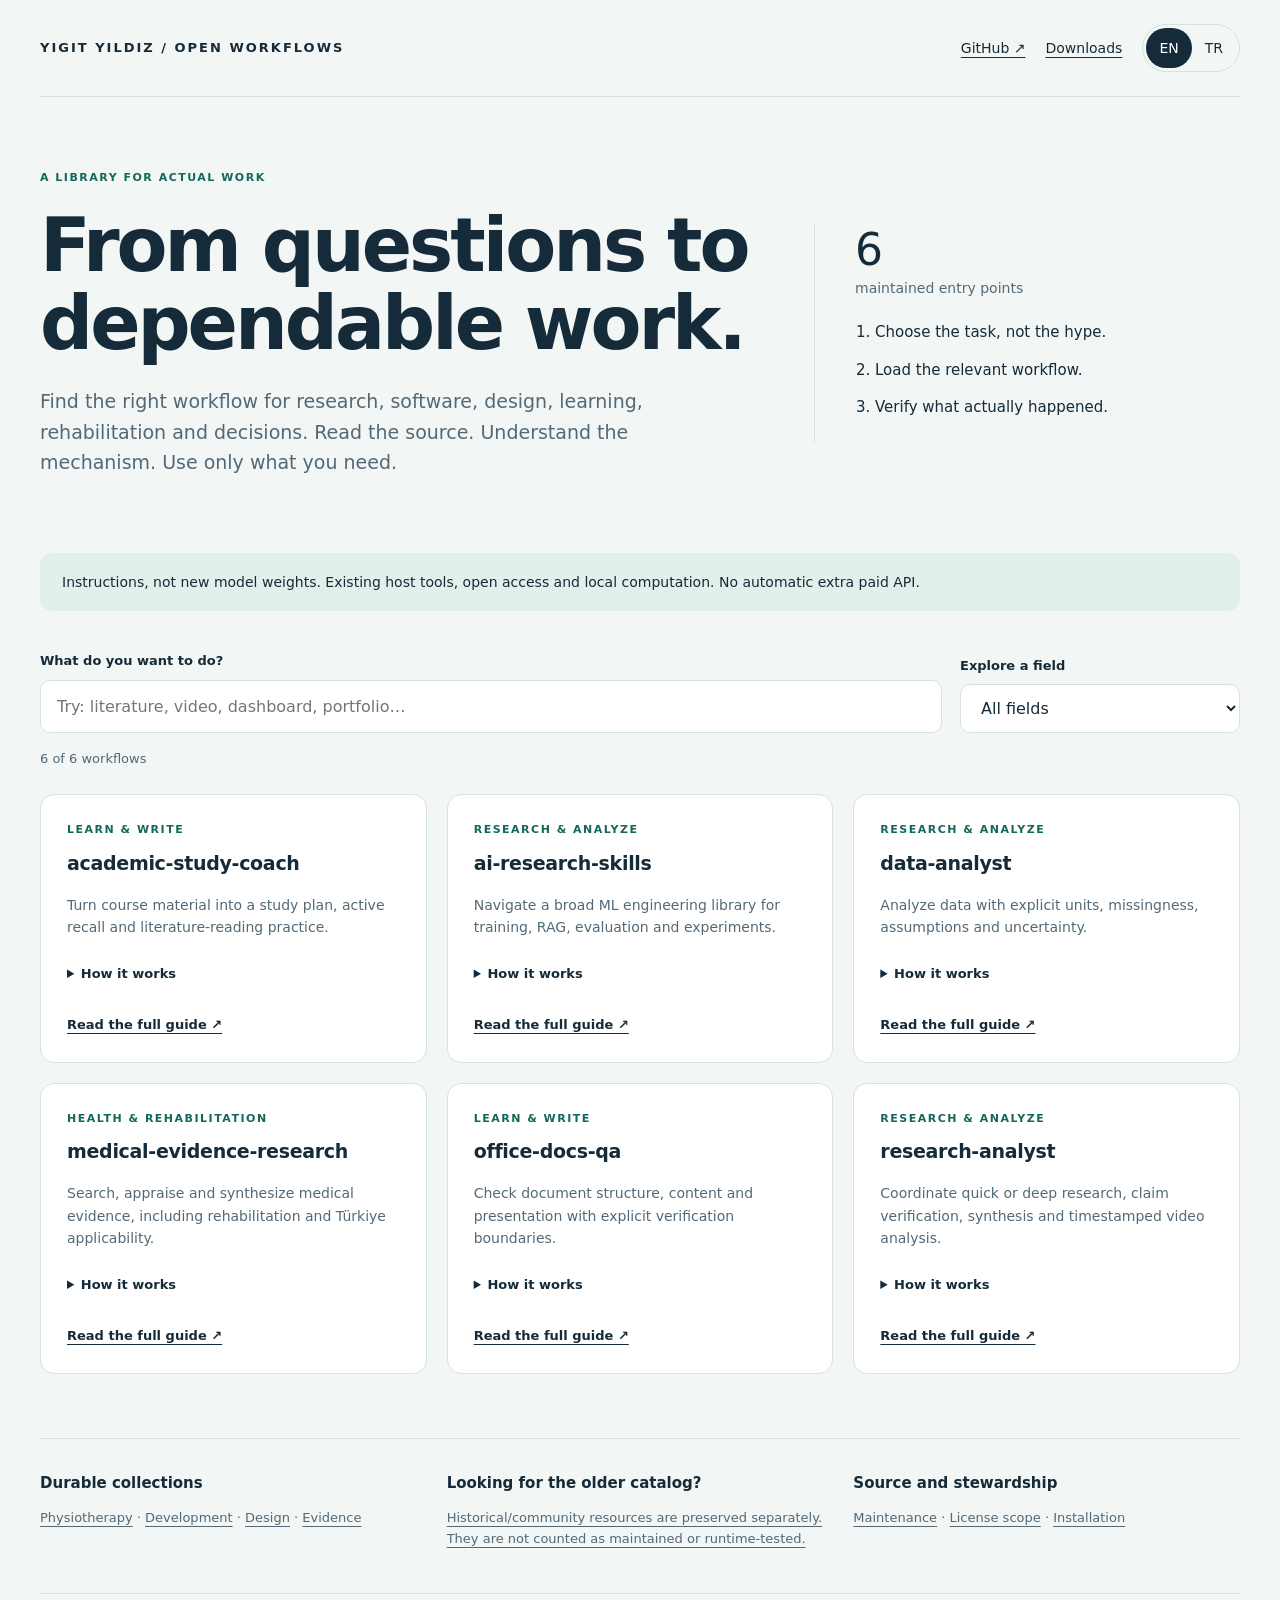
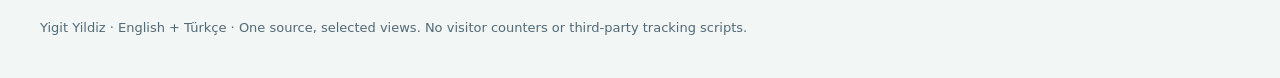
<file: docs/index.html>
<!doctype html><html lang="en"><head><meta charset="utf-8"><meta name="viewport" content="width=device-width,initial-scale=1"><meta name="color-scheme" content="light dark"><meta name="description" content="Find a maintained AI workflow by the work you need to do. Bilingual guides, source-first research and portable skills."><title>Scientific Skills — Maintained Collection · Yigit Yildiz</title><link rel="icon" type="image/svg+xml" href="favicon.svg"><style>
:root{--bg:#f2f6f4;--paper:#fff;--ink:#152b39;--muted:#526977;--line:#d6e2de;--accent:#14675b;--soft:#e2efea}*{box-sizing:border-box}body{margin:0;background:var(--bg);color:var(--ink);font:16px/1.6 system-ui,-apple-system,Segoe UI,sans-serif}a{color:inherit;text-underline-offset:4px}a:hover{color:var(--accent)}:focus-visible{outline:3px solid var(--accent);outline-offset:4px}.skip{position:absolute;top:-100px;padding:1rem;background:var(--paper)}.skip:focus{top:0}.wrap{width:min(1200px,calc(100% - 48px));margin:auto}.masthead{display:flex;justify-content:space-between;align-items:center;gap:1rem;padding:24px 0;border-bottom:1px solid var(--line)}.mark{font-size:13px;font-weight:750;letter-spacing:2px;text-decoration:none}.nav{display:flex;gap:20px;align-items:center;font-size:14px}.language{display:flex;border:1px solid var(--line);border-radius:24px;padding:3px}.language button{font:inherit;border:0;background:transparent;color:var(--ink);padding:8px 13px;border-radius:20px;min-height:40px;cursor:pointer}.language button[aria-pressed=true]{background:var(--ink);color:var(--paper)}.hero{display:grid;grid-template-columns:1.25fr .75fr;gap:64px;padding:72px 0 56px}.eyebrow{font-size:11px;letter-spacing:1.5px;text-transform:uppercase;font-weight:750;color:var(--accent)}h1{font-size:clamp(42px,5.8vw,76px);line-height:1.05;letter-spacing:-3px;max-width:850px;margin:20px 0 24px;font-weight:760}.lede{max-width:650px;font-size:19px;color:var(--muted)}.hero-side{align-self:center;border-left:1px solid var(--line);padding-left:40px}.hero-side ol{padding-left:20px;line-height:2.5;font-size:15px}.count{font-size:44px;letter-spacing:-2px;line-height:1.2}.count small{display:block;font:14px/1.6 system-ui;letter-spacing:0;color:var(--muted)}.notice{background:var(--soft);padding:18px 22px;border-radius:12px;font-size:14px;margin-bottom:40px}.toolbar{display:grid;grid-template-columns:1fr minmax(180px,280px);gap:18px;align-items:end;margin:16px 0}.field label{font-size:13px;font-weight:650;display:block;margin-bottom:8px}input,select{width:100%;font:inherit;color:var(--ink);background:var(--paper);padding:13px 16px;border:1px solid var(--line);border-radius:10px;min-height:48px}.results{font-size:13px;color:var(--muted);margin:16px 0 24px}.grid{display:grid;grid-template-columns:repeat(3,minmax(0,1fr));gap:20px}.card{padding:26px;border:1px solid var(--line);background:var(--paper);border-radius:14px;display:flex;flex-direction:column;min-width:0;transition:border-color .16s}.card:hover{border-color:var(--accent)}.card h2{font-size:19px;line-height:1.3;letter-spacing:-.3px;margin:12px 0}.card h2 a{text-decoration:none;overflow-wrap:anywhere}.card p{font-size:14px;color:var(--muted);margin:6px 0 18px}.card details{margin:auto 0 22px;font-size:13px}.card summary{cursor:pointer;font-weight:650;padding:8px 0}.card blockquote{margin:0;padding:12px;border-left:2px solid var(--accent);background:var(--soft)}.doc-link{font-size:13px;font-weight:650}.empty{padding:40px;border:1px dashed var(--line);border-radius:14px;text-align:center}.links{display:grid;grid-template-columns:repeat(3,1fr);gap:20px;margin:64px 0 30px;border-top:1px solid var(--line);padding-top:32px}.links h3{font-size:15px;margin:0 0 8px}.links p,footer{font-size:13px;color:var(--muted)}footer{padding:24px 0 40px;border-top:1px solid var(--line)}[hidden]{display:none!important}@media(prefers-color-scheme:dark){:root{--bg:#101c29;--paper:#152635;--ink:#eff8f7;--muted:#a6bac6;--line:#2b4050;--accent:#8fe0cd;--soft:#203d41}}@media(max-width:900px){.grid{grid-template-columns:repeat(2,minmax(0,1fr))}.hero{gap:30px}.hero-side{padding-left:24px}}@media(max-width:620px){.wrap{width:calc(100% - 32px)}.masthead{align-items:flex-start;flex-wrap:wrap}.nav{gap:14px;flex-wrap:wrap}.hero{grid-template-columns:1fr;padding:44px 0 30px;gap:24px}h1{letter-spacing:-1.6px}.hero-side{border-left:0;padding:20px 0 0;border-top:1px solid var(--line)}.hero-side ol{margin:10px 0}.toolbar,.grid,.links{grid-template-columns:1fr}.card{padding:22px}.links{margin-top:44px}.lede{font-size:17px}}@media(prefers-reduced-motion:reduce){*{transition:none!important}}
</style></head><body><a class="skip" href="#catalog">Skip to skills</a><div class="wrap"><header class="masthead"><a class="mark" href="https://github.com/yigityildiz0">YIGIT YILDIZ / OPEN WORKFLOWS</a><nav class="nav" aria-label="Main"><a href="https://github.com/yigityildiz0/universal-ai-skill-library">GitHub ↗</a><a href="https://github.com/yigityildiz0/universal-ai-skill-library/blob/main/DOWNLOADS.md" data-label="downloads">Downloads</a><div class="language" aria-label="Language"><button type="button" data-lang="en" aria-pressed="true">EN</button><button type="button" data-lang="tr" aria-pressed="false">TR</button></div></nav></header><main><section class="hero"><div><div class="eyebrow" data-label="eyebrow">A LIBRARY FOR ACTUAL WORK</div><h1 data-label="headline">From questions to dependable work.</h1><p class="lede" data-label="lede">Find the right workflow for research, software, design, learning, rehabilitation and decisions. Read the source. Understand the mechanism. Use only what you need.</p></div><aside class="hero-side"><div class="count">6<small data-label="maintained">maintained entry points</small></div><ol><li data-label="step1">Choose the task, not the hype.</li><li data-label="step2">Load the relevant workflow.</li><li data-label="step3">Verify what actually happened.</li></ol></aside></section><div class="notice" data-label="notice">Instructions, not new model weights. Existing host tools, open access and local computation. No automatic extra paid API.</div><section id="catalog" aria-label="Skill catalog"><div class="toolbar"><div class="field"><label for="search" data-label="searchlabel">What do you want to do?</label><input id="search" type="search" placeholder="Try: literature, video, dashboard, portfolio…" autocomplete="off"></div><div class="field"><label for="category" data-label="categorylabel">Explore a field</label><select id="category"><option value="" data-label="all">All fields</option><option value="Everyday workflows">Everyday workflows</option><option value="Learn &amp; write">Learn &amp; write</option><option value="Build software">Build software</option><option value="Research &amp; analyze">Research &amp; analyze</option><option value="Design &amp; create">Design &amp; create</option><option value="Health &amp; rehabilitation">Health &amp; rehabilitation</option><option value="Finance &amp; decisions">Finance &amp; decisions</option></select></div></div><p id="results" class="results" role="status" aria-live="polite">6 workflows available</p><div class="grid"><article class="card" data-skill="academic-study-coach"><div class="eyebrow" data-field="category">Learn &amp; write</div><h2><a data-doc href="https://github.com/yigityildiz0/universal-ai-skill-library/blob/main/docs/skills/academic-study-coach.en.md">academic-study-coach</a></h2><p data-field="purpose">Turn course material into a study plan, active recall and literature-reading practice.</p><details><summary data-label="mechanics">How it works</summary><p data-field="flow">Set the learning goal; identify gaps; give a worked example; test recall and adjust the plan.</p><blockquote data-field="prompt">Build a two-week revision plan for rehabilitation research methods.</blockquote></details><a class="doc-link" data-doc href="https://github.com/yigityildiz0/universal-ai-skill-library/blob/main/docs/skills/academic-study-coach.en.md" data-label="guide">Read the full guide ↗</a></article><article class="card" data-skill="ai-research-skills"><div class="eyebrow" data-field="category">Research &amp; analyze</div><h2><a data-doc href="https://github.com/yigityildiz0/universal-ai-skill-library/blob/main/docs/skills/ai-research-skills.en.md">ai-research-skills</a></h2><p data-field="purpose">Navigate a broad ML engineering library for training, RAG, evaluation and experiments.</p><details><summary data-label="mechanics">How it works</summary><p data-field="flow">Choose one relevant technical module; inspect compute/data limits; define baselines and held-out evaluation; report reproducibility and uncertainty.</p><blockquote data-field="prompt">Design a leakage-aware evaluation for a Turkish RAG system.</blockquote></details><a class="doc-link" data-doc href="https://github.com/yigityildiz0/universal-ai-skill-library/blob/main/docs/skills/ai-research-skills.en.md" data-label="guide">Read the full guide ↗</a></article><article class="card" data-skill="data-analyst"><div class="eyebrow" data-field="category">Research &amp; analyze</div><h2><a data-doc href="https://github.com/yigityildiz0/universal-ai-skill-library/blob/main/docs/skills/data-analyst.en.md">data-analyst</a></h2><p data-field="purpose">Analyze data with explicit units, missingness, assumptions and uncertainty.</p><details><summary data-label="mechanics">How it works</summary><p data-field="flow">Inspect schema and quality; choose an appropriate method; compute or visualize; distinguish observation from interpretation.</p><blockquote data-field="prompt">Explore this dataset and explain which conclusions its sample can support.</blockquote></details><a class="doc-link" data-doc href="https://github.com/yigityildiz0/universal-ai-skill-library/blob/main/docs/skills/data-analyst.en.md" data-label="guide">Read the full guide ↗</a></article><article class="card" data-skill="medical-evidence-research"><div class="eyebrow" data-field="category">Health &amp; rehabilitation</div><h2><a data-doc href="https://github.com/yigityildiz0/universal-ai-skill-library/blob/main/docs/skills/medical-evidence-research.en.md">medical-evidence-research</a></h2><p data-field="purpose">Search, appraise and synthesize medical evidence, including rehabilitation and Türkiye applicability.</p><details><summary data-label="mechanics">How it works</summary><p data-field="flow">Frame the question; search international and local-context sources; appraise design/bias; synthesize effects, harms, certainty and applicability.</p><blockquote data-field="prompt">Compare exercise interventions for chronic low-back pain and assess applicability in Türkiye.</blockquote></details><a class="doc-link" data-doc href="https://github.com/yigityildiz0/universal-ai-skill-library/blob/main/docs/skills/medical-evidence-research.en.md" data-label="guide">Read the full guide ↗</a></article><article class="card" data-skill="office-docs-qa"><div class="eyebrow" data-field="category">Learn &amp; write</div><h2><a data-doc href="https://github.com/yigityildiz0/universal-ai-skill-library/blob/main/docs/skills/office-docs-qa.en.md">office-docs-qa</a></h2><p data-field="purpose">Check document structure, content and presentation with explicit verification boundaries.</p><details><summary data-label="mechanics">How it works</summary><p data-field="flow">Identify format and available tooling; inspect structure/content; check rendering when possible; separate file creation from native-app verification.</p><blockquote data-field="prompt">Audit this workbook and report which checks actually ran.</blockquote></details><a class="doc-link" data-doc href="https://github.com/yigityildiz0/universal-ai-skill-library/blob/main/docs/skills/office-docs-qa.en.md" data-label="guide">Read the full guide ↗</a></article><article class="card" data-skill="research-analyst"><div class="eyebrow" data-field="category">Research &amp; analyze</div><h2><a data-doc href="https://github.com/yigityildiz0/universal-ai-skill-library/blob/main/docs/skills/research-analyst.en.md">research-analyst</a></h2><p data-field="purpose">Coordinate quick or deep research, claim verification, synthesis and timestamped video analysis.</p><details><summary data-label="mechanics">How it works</summary><p data-field="flow">Frame the decision; choose the lightest sufficient module; open original sources and counterevidence; synthesize with citations and coverage limits.</p><blockquote data-field="prompt">Research this claim deeply, separate promotion from evidence and explain uncertainty.</blockquote></details><a class="doc-link" data-doc href="https://github.com/yigityildiz0/universal-ai-skill-library/blob/main/docs/skills/research-analyst.en.md" data-label="guide">Read the full guide ↗</a></article></div><p id="empty" class="empty" hidden data-label="empty">No match. Try a broader term or another field.</p><noscript><p>All skills are visible. Search and language switching use local JavaScript; bilingual full guides remain available from each card.</p></noscript></section><section class="links"><div><h3 data-label="collections">Durable collections</h3><p><a href="https://github.com/yigityildiz0/physiotherapy-clinical-skills">Physiotherapy</a> · <a href="https://github.com/yigityildiz0/ai-development-skills">Development</a> · <a href="https://github.com/yigityildiz0/design-content-skills">Design</a> · <a href="https://github.com/yigityildiz0/evidence-research-skills">Evidence</a></p></div><div><h3 data-label="legacy">Looking for the older catalog?</h3><p><a href="legacy-index.html" data-label="legacybody">Historical/community resources are preserved separately. They are not counted as maintained or runtime-tested.</a></p></div><div><h3 data-label="source">Source and stewardship</h3><p><a href="https://github.com/yigityildiz0/universal-ai-skill-library/blob/main/MAINTAINING.md">Maintenance</a> · <a href="https://github.com/yigityildiz0/universal-ai-skill-library/blob/main/docs/LICENSE-SCOPE.md">License scope</a> · <a href="https://github.com/yigityildiz0/universal-ai-skill-library/blob/main/docs/INSTALL.md">Installation</a></p></div></section></main><footer>Yigit Yildiz · English + Türkçe · One source, selected views. No visitor counters or third-party tracking scripts.</footer></div><script id="registry" type="application/json">{"skills": [{"id": "academic-study-coach", "category": "Learn & write", "en": {"purpose": "Turn course material into a study plan, active recall and literature-reading practice.", "prompt": "Build a two-week revision plan for rehabilitation research methods.", "flow": "Set the learning goal; identify gaps; give a worked example; test recall and adjust the plan."}, "tr": {"purpose": "Ders içeriğini çalışma planına, aktif hatırlamaya ve literatür okuma pratiğine dönüştürür.", "prompt": "Rehabilitasyon araştırma yöntemleri için iki haftalık tekrar planı hazırla.", "flow": "Öğrenme hedefini belirler; eksikleri bulur; örnek çözer; hatırlamayı sınayıp planı günceller."}}, {"id": "ai-research-skills", "category": "Research & analyze", "en": {"purpose": "Navigate a broad ML engineering library for training, RAG, evaluation and experiments.", "prompt": "Design a leakage-aware evaluation for a Turkish RAG system.", "flow": "Choose one relevant technical module; inspect compute/data limits; define baselines and held-out evaluation; report reproducibility and uncertainty."}, "tr": {"purpose": "Eğitim, RAG, değerlendirme ve deneyler için geniş ML mühendisliği kütüphanesini yönlendirir.", "prompt": "Türkçe RAG sistemi için veri sızıntısını gözeten değerlendirme tasarla.", "flow": "İlgili teknik modülü seçer; donanım/veri sınırlarını inceler; temel karşılaştırma ve bağımsız değerlendirme kurar; belirsizliği raporlar."}}, {"id": "data-analyst", "category": "Research & analyze", "en": {"purpose": "Analyze data with explicit units, missingness, assumptions and uncertainty.", "prompt": "Explore this dataset and explain which conclusions its sample can support.", "flow": "Inspect schema and quality; choose an appropriate method; compute or visualize; distinguish observation from interpretation."}, "tr": {"purpose": "Veriyi birim, eksik değer, varsayım ve belirsizlikleri açık tutarak analiz eder.", "prompt": "Bu veri kümesini incele; örneklemin hangi sonuçları desteklediğini açıkla.", "flow": "Şema ve kaliteyi inceler; uygun yöntemi seçer; hesaplar/görselleştirir; gözlem ile yorumu ayırır."}}, {"id": "medical-evidence-research", "category": "Health & rehabilitation", "en": {"purpose": "Search, appraise and synthesize medical evidence, including rehabilitation and Türkiye applicability.", "prompt": "Compare exercise interventions for chronic low-back pain and assess applicability in Türkiye.", "flow": "Frame the question; search international and local-context sources; appraise design/bias; synthesize effects, harms, certainty and applicability."}, "tr": {"purpose": "Rehabilitasyon ve Türkiye uygulanabilirliği dahil tıbbi kanıtı arar, değerlendirir ve sentezler.", "prompt": "Kronik bel ağrısında egzersizleri karşılaştır; Türkiye’ye uygulanabilirliğini değerlendir.", "flow": "Soruyu çerçeveler; uluslararası ve yerel bağlam kaynaklarını tarar; tasarım/yanlılığı inceler; etki, zarar ve uygulanabilirliği sentezler."}}, {"id": "office-docs-qa", "category": "Learn & write", "en": {"purpose": "Check document structure, content and presentation with explicit verification boundaries.", "prompt": "Audit this workbook and report which checks actually ran.", "flow": "Identify format and available tooling; inspect structure/content; check rendering when possible; separate file creation from native-app verification."}, "tr": {"purpose": "Belge yapısı, içerik ve görünümü açık doğrulama sınırlarıyla kontrol eder.", "prompt": "Bu çalışma kitabını denetle; gerçekten yapılan kontrolleri bildir.", "flow": "Biçim ve araçları belirler; yapıyı/içeriği inceler; mümkünse görünümü kontrol eder; üretimle native uygulama doğrulamasını ayırır."}}, {"id": "research-analyst", "category": "Research & analyze", "en": {"purpose": "Coordinate quick or deep research, claim verification, synthesis and timestamped video analysis.", "prompt": "Research this claim deeply, separate promotion from evidence and explain uncertainty.", "flow": "Frame the decision; choose the lightest sufficient module; open original sources and counterevidence; synthesize with citations and coverage limits."}, "tr": {"purpose": "Hızlı/derin araştırma, iddia doğrulama, sentez ve zaman damgalı video analizini yönlendirir.", "prompt": "Bu iddiayı derin araştır; tanıtımı kanıttan ayır ve belirsizliği açıkla.", "flow": "Kararı çerçeveler; yeterli en hafif modülü seçer; özgün kaynak ve karşı kanıtı açar; atıf ve kapsam sınırlarıyla sentezler."}}], "categories": {"Everyday workflows": "Günlük işler", "Learn & write": "Öğrenme ve yazı", "Build software": "Yazılım geliştirme", "Research & analyze": "Araştırma ve analiz", "Design & create": "Tasarım ve üretim", "Health & rehabilitation": "Sağlık ve rehabilitasyon", "Finance & decisions": "Finans ve karar"}}</script><script>
const data=JSON.parse(document.getElementById('registry').textContent);let lang='en';const q=document.getElementById('search'),cat=document.getElementById('category');const labels={tr:{downloads:'İndirmeler',eyebrow:'GERÇEK İŞLER İÇİN BİR KÜTÜPHANE',headline:'Sorudan, dayanağı olan işe.',lede:'Araştırma, yazılım, tasarım, öğrenme, rehabilitasyon ve kararlar için doğru iş akışını bul. Kaynağı oku. Mantığını anla. Yalnız ihtiyacını kullan.',maintained:'bakımı sürdürülen giriş noktası',step1:'Abartıyı değil, görevi seç.',step2:'İlgili iş akışını yükle.',step3:'Gerçekte ne yapıldığını doğrula.',notice:'Yeni model ağırlıkları değil, çalışma talimatları. Mevcut host araçları, açık erişim ve yerel işlem. Otomatik ek ücretli API yok.',searchlabel:'Ne yapmak istiyorsun?',categorylabel:'Bir alan keşfet',all:'Tüm alanlar',mechanics:'Nasıl çalışır?',guide:'Ayrıntılı rehberi oku ↗',empty:'Eşleşme yok. Daha geniş sözcük veya başka alan dene.',collections:'Kalıcı koleksiyonlar',legacy:'Eski kataloğu mu arıyorsun?',legacybody:'Tarihsel/topluluk kaynakları ayrı korunur. Güncel veya runtime-testli sayılmaz.',source:'Kaynak ve bakım'}};const en={};document.querySelectorAll('[data-label]').forEach(e=>en[e.dataset.label]=e.textContent);const norm=s=>s.toLocaleLowerCase('tr').replaceAll('ı','i').normalize('NFD').replace(/[̀-ͯ]/g,'');function render(){let count=0;document.documentElement.lang=lang;document.querySelectorAll('[data-label]').forEach(e=>e.textContent=lang==='tr'?labels.tr[e.dataset.label]||en[e.dataset.label]:en[e.dataset.label]);document.querySelectorAll('[data-lang]').forEach(e=>e.setAttribute('aria-pressed',String(e.dataset.lang===lang)));for(const o of cat.options)if(o.value)o.textContent=lang==='tr'?data.categories[o.value]:o.value;for(const s of data.skills){const card=document.querySelector('[data-skill="'+s.id+'"]');const d=s[lang];for(const field of ['purpose','flow','prompt'])card.querySelector('[data-field="'+field+'"]').textContent=d[field];card.querySelector('[data-field="category"]').textContent=lang==='tr'?data.categories[s.category]:s.category;card.querySelectorAll('[data-doc]').forEach(a=>a.href='https://github.com/yigityildiz0/universal-ai-skill-library/blob/main/docs/skills/'+s.id+'.'+lang+'.md');const shown=(!cat.value||cat.value===s.category)&&norm(JSON.stringify(s)).includes(norm(q.value.trim()));card.hidden=!shown;if(shown)count++;}document.getElementById('results').textContent=lang==='tr'?count+' / '+data.skills.length+' iş akışı':count+' of '+data.skills.length+' workflows';document.getElementById('empty').hidden=count!==0;q.placeholder=lang==='tr'?'Örnek: literatür, video, arayüz, portföy…':'Try: literature, video, dashboard, portfolio…';}q.addEventListener('input',render);cat.addEventListener('change',render);document.querySelectorAll('[data-lang]').forEach(b=>b.addEventListener('click',()=>{lang=b.dataset.lang;render();}));render();
</script></body></html>
</file>
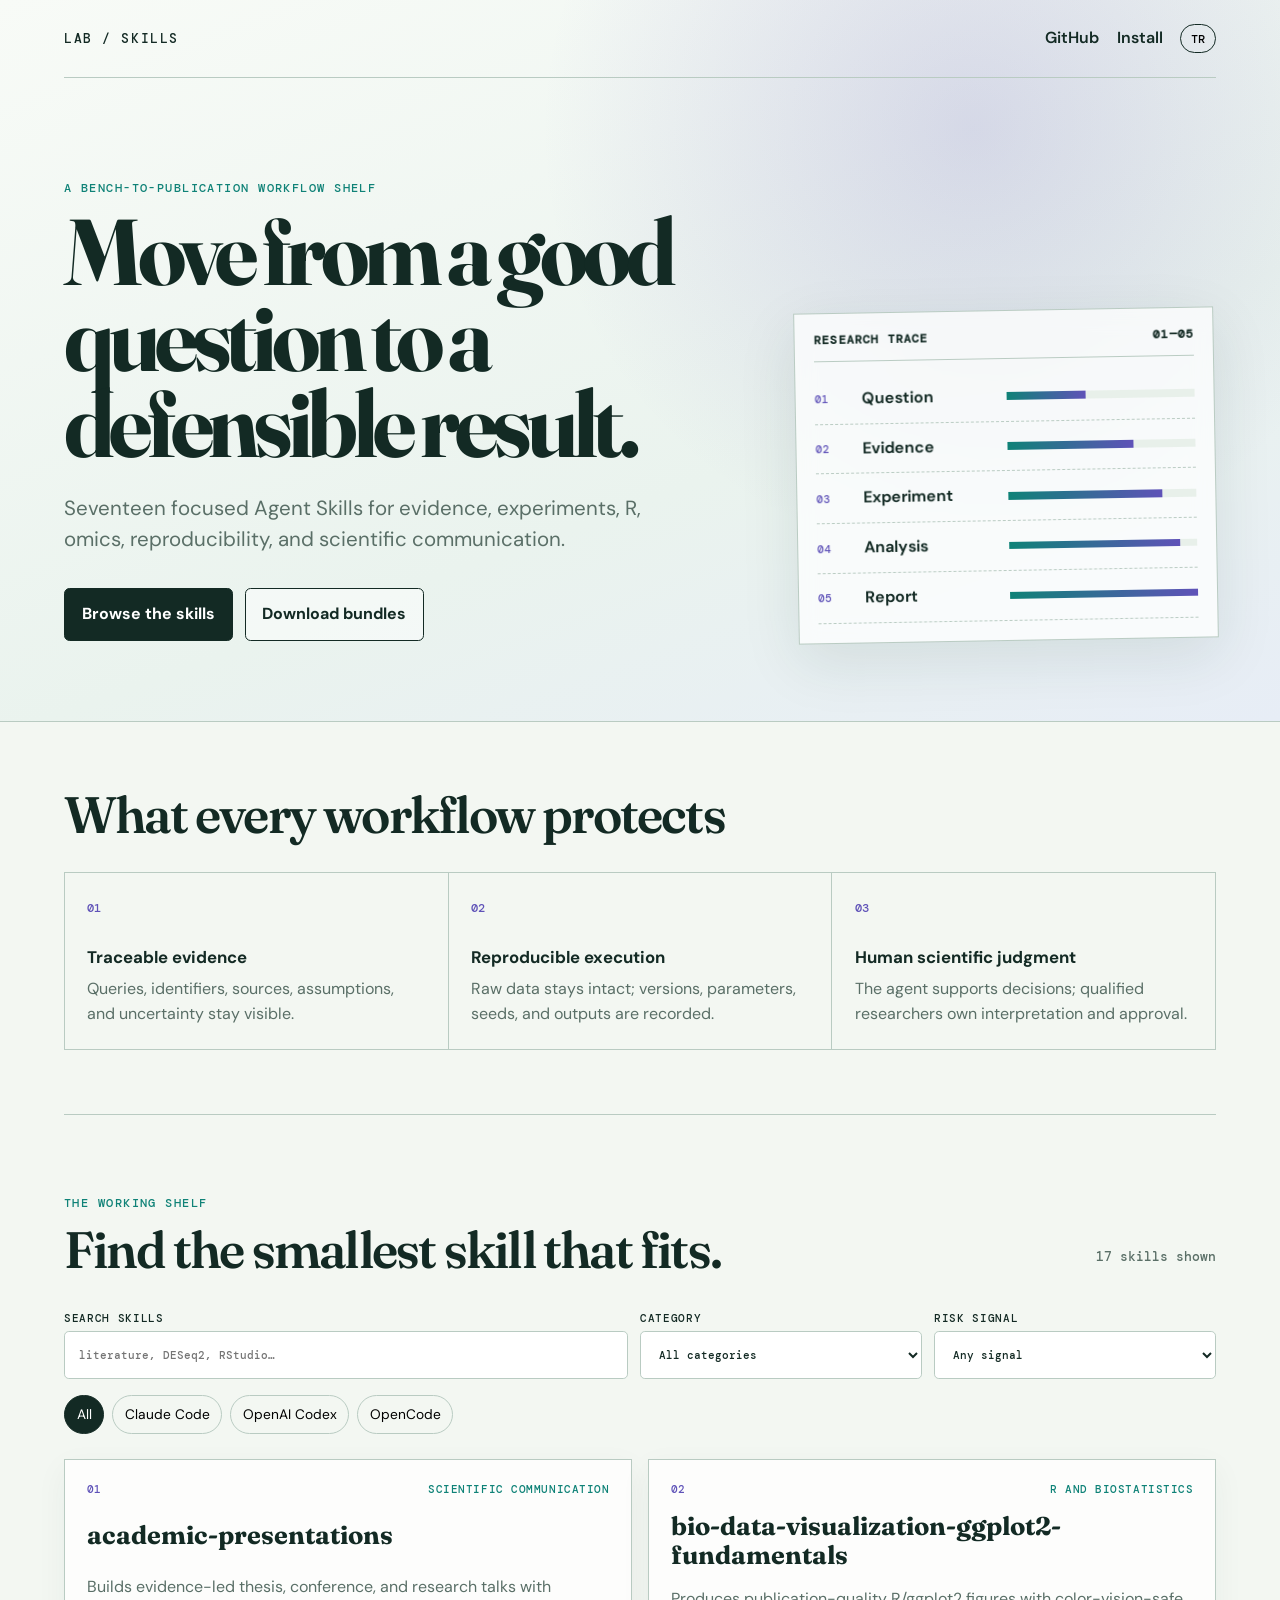
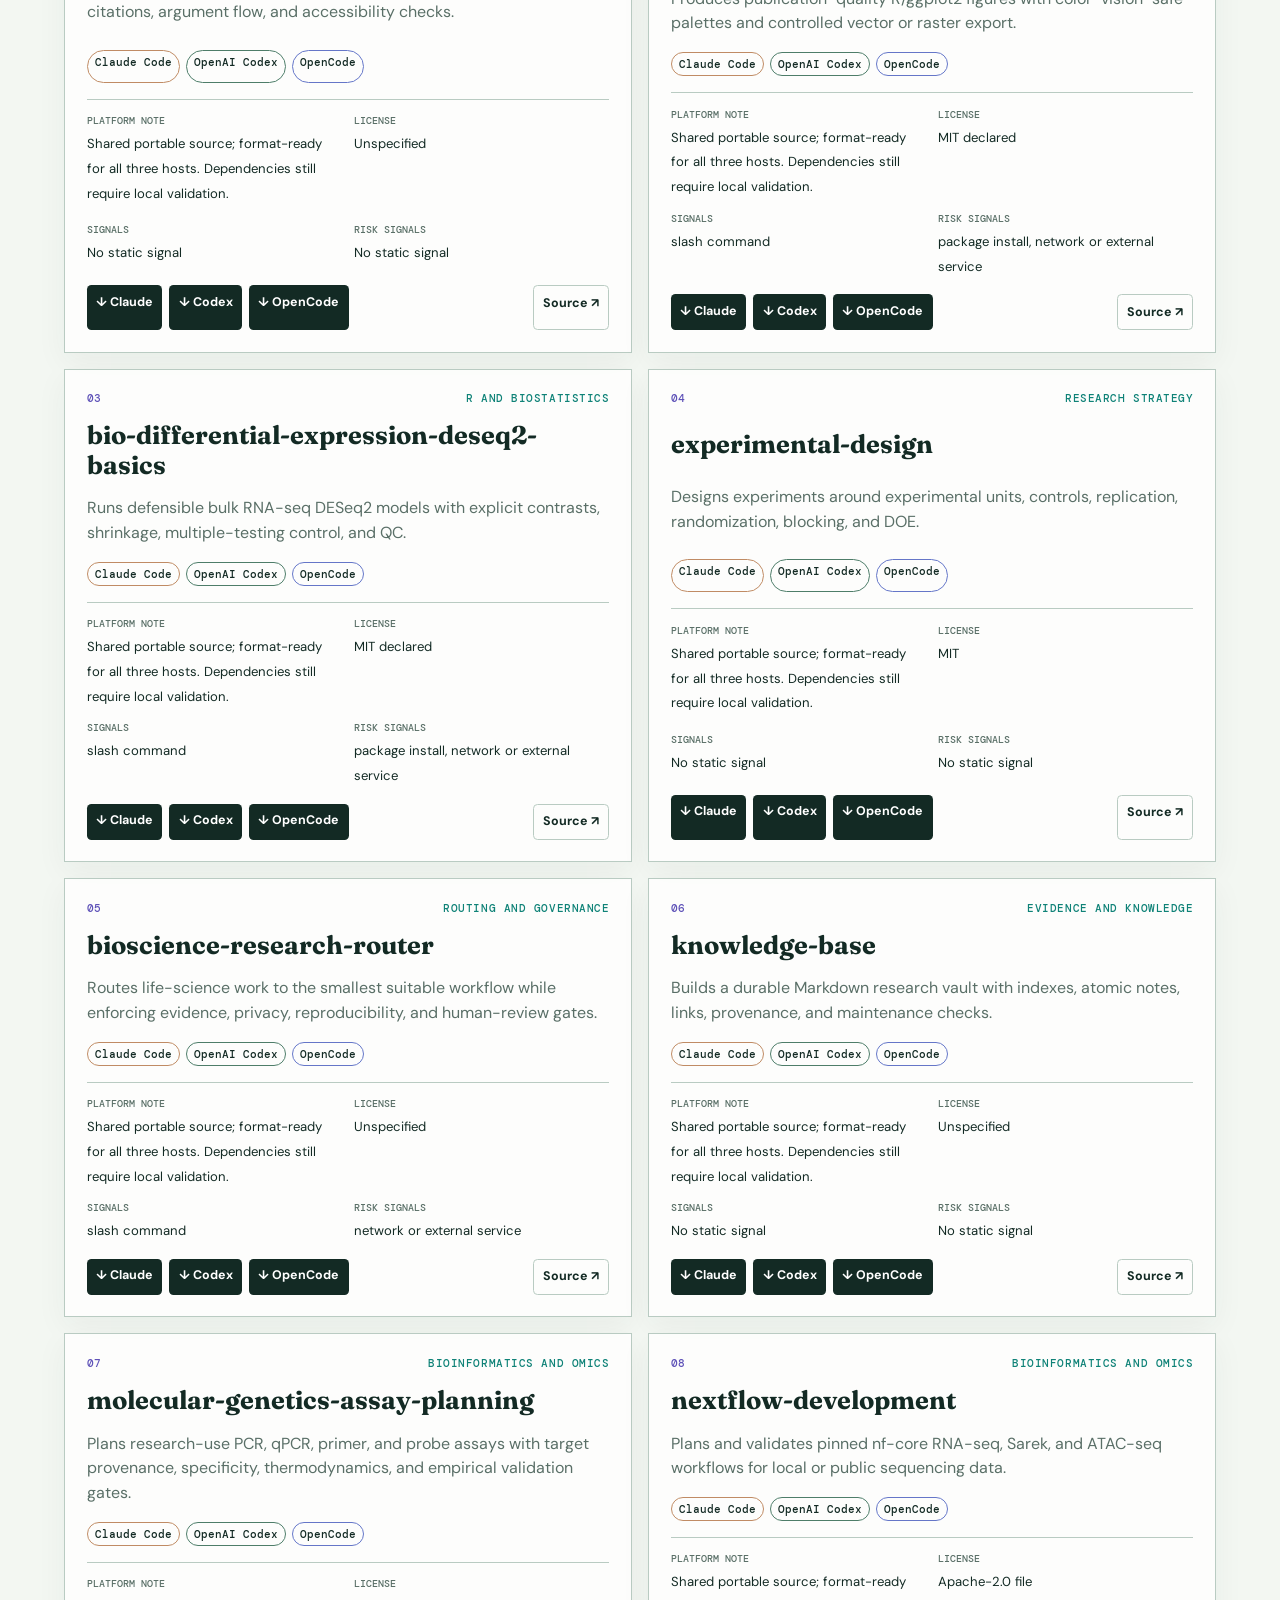
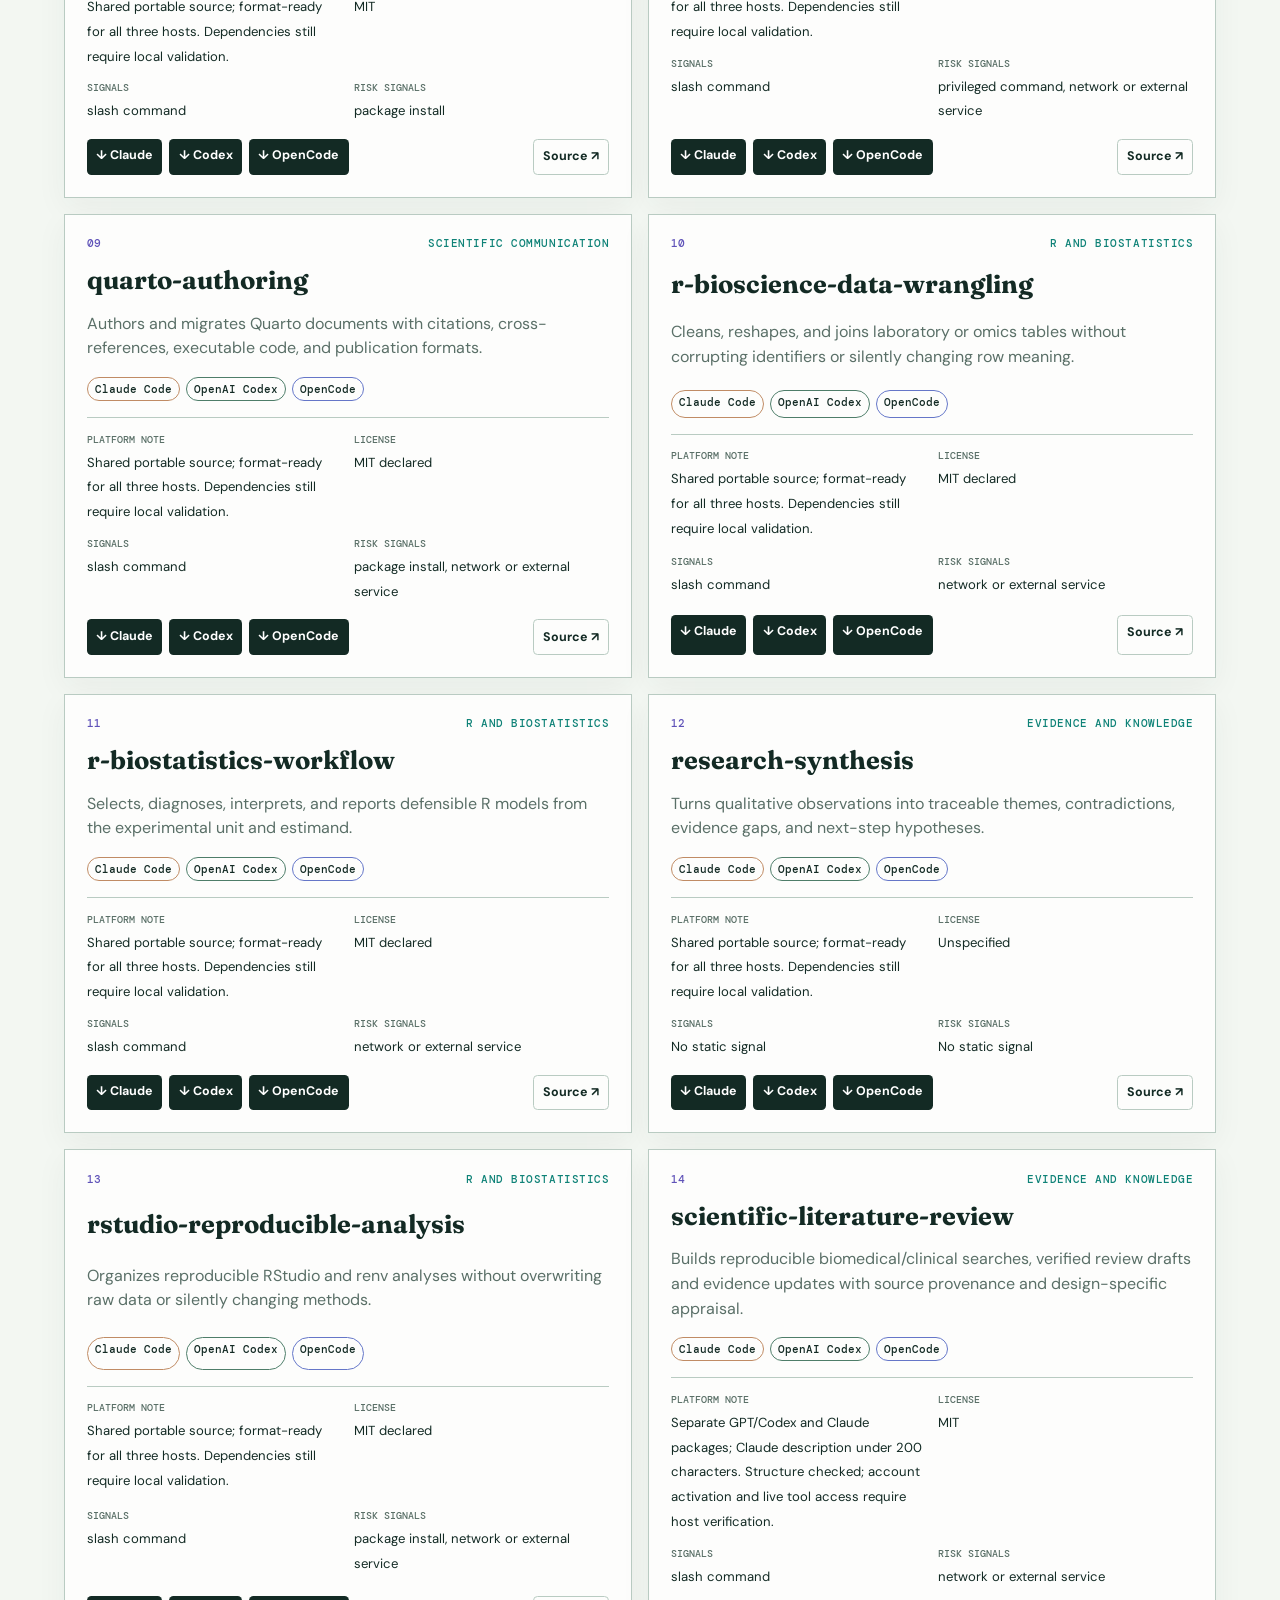
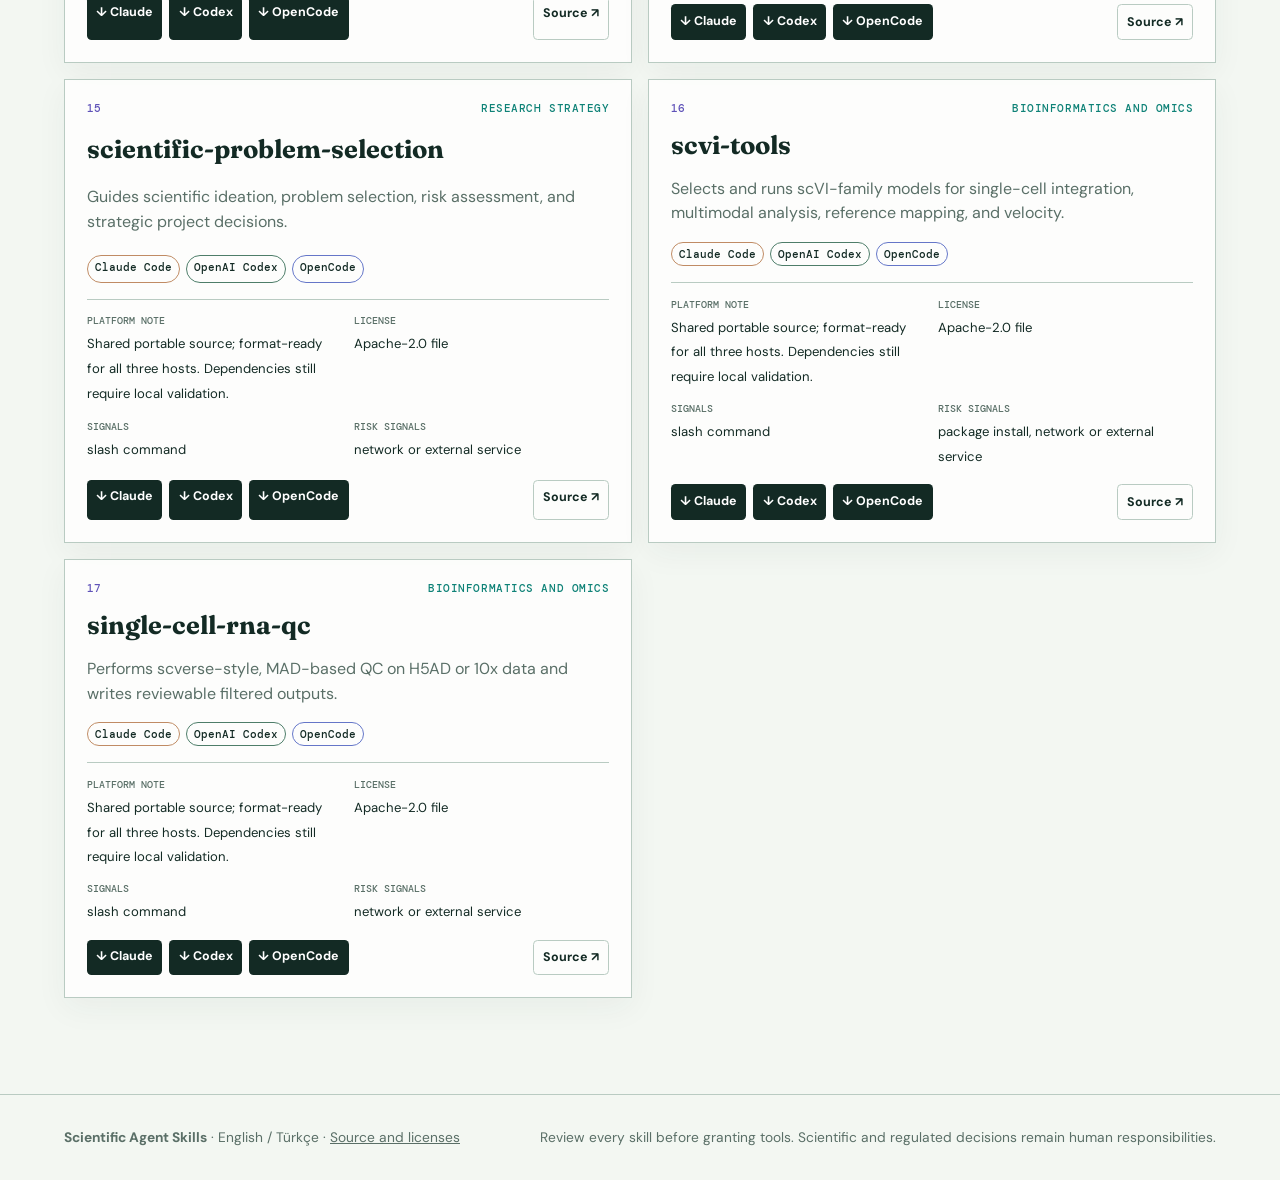
<file: docs/legacy-index.html>
<!doctype html>
<html lang="en">
<head>
  <meta charset="utf-8">
  <meta name="viewport" content="width=device-width, initial-scale=1">
  <title>Scientific Agent Skills — Reproducible research workflows</title>
  <meta name="description" content="Search and download cross-platform Agent Skills for literature review, experimental design, R, RStudio, DESeq2, single-cell analysis, scVI-tools, Nextflow, Quarto, and scientific communication.">
  <meta name="theme-color" content="#f3f7f2">
  <meta property="og:title" content="Scientific Agent Skills">
  <meta property="og:description" content="Seventeen reproducible research workflows for Claude Code, OpenAI Codex, and OpenCode — with English and Turkish guidance.">
  <meta property="og:type" content="website">
  <meta property="og:url" content="https://yigityildiz0.github.io/scientific-agent-skills/">
  <link rel="canonical" href="https://yigityildiz0.github.io/scientific-agent-skills/">
  <link rel="icon" href="data:image/svg+xml,%3Csvg xmlns='http://www.w3.org/2000/svg' viewBox='0 0 64 64'%3E%3Crect width='64' height='64' rx='14' fill='%2317352a'/%3E%3Cpath d='M18 15h28v6l-8 11v15l7 7H19l7-7V32l-8-11z' fill='%23d5ff54'/%3E%3C/svg%3E">
  <link rel="stylesheet" href="assets/site.css">
  <script type="application/ld+json">
  {"@context":"https://schema.org","@type":"SoftwareSourceCode","name":"Scientific Agent Skills","codeRepository":"https://github.com/yigityildiz0/scientific-agent-skills","description":"Cross-platform Agent Skills for reproducible scientific research.","inLanguage":["en","tr"]}
  </script>
</head>
<body data-repo="scientific-agent-skills" data-kind="science">
  <a class="skip-link" href="#catalog">Skip to catalog</a>
  <header class="hero">
    <nav class="topline" aria-label="Primary">
      <a class="brand" href="https://github.com/yigityildiz0/scientific-agent-skills">LAB / SKILLS</a>
      <div class="navlinks">
        <a href="https://github.com/yigityildiz0/scientific-agent-skills#readme">GitHub</a>
        <a href="https://github.com/yigityildiz0/scientific-agent-skills/blob/main/INSTALL.md">Install</a>
        <button class="language" id="language" type="button" aria-label="Switch language">TR</button>
      </div>
    </nav>
    <div class="hero-grid">
      <div class="hero-copy">
        <p class="kicker" data-i18n="kicker">A bench-to-publication workflow shelf</p>
        <h1 data-i18n="title">Move from a good question to a defensible result.</h1>
        <p class="lede" data-i18n="lede">Seventeen focused Agent Skills for evidence, experiments, R, omics, reproducibility, and scientific communication.</p>
        <div class="hero-actions">
          <a class="primary-action" href="#catalog" data-i18n="browse">Browse the skills</a>
          <a class="secondary-action" href="https://github.com/yigityildiz0/scientific-agent-skills/releases/latest" data-i18n="bundles">Download bundles</a>
        </div>
      </div>
      <div class="pipeline" aria-label="Research workflow: question, evidence, experiment, analysis, report">
        <div class="pipeline-title"><span>RESEARCH TRACE</span><span>01—05</span></div>
        <ol>
          <li><b>01</b><span data-i18n="stage_question">Question</span><i style="--w:42%"></i></li>
          <li><b>02</b><span data-i18n="stage_evidence">Evidence</span><i style="--w:67%"></i></li>
          <li><b>03</b><span data-i18n="stage_experiment">Experiment</span><i style="--w:82%"></i></li>
          <li><b>04</b><span data-i18n="stage_analysis">Analysis</span><i style="--w:91%"></i></li>
          <li><b>05</b><span data-i18n="stage_report">Report</span><i style="--w:100%"></i></li>
        </ol>
      </div>
    </div>
  </header>

  <main>
    <section class="principles" aria-labelledby="principles-title">
      <h2 id="principles-title" data-i18n="principles">What every workflow protects</h2>
      <div class="principle-grid">
        <article><span>01</span><h3 data-i18n="p1_title">Traceable evidence</h3><p data-i18n="p1_body">Queries, identifiers, sources, assumptions, and uncertainty stay visible.</p></article>
        <article><span>02</span><h3 data-i18n="p2_title">Reproducible execution</h3><p data-i18n="p2_body">Raw data stays intact; versions, parameters, seeds, and outputs are recorded.</p></article>
        <article><span>03</span><h3 data-i18n="p3_title">Human scientific judgment</h3><p data-i18n="p3_body">The agent supports decisions; qualified researchers own interpretation and approval.</p></article>
      </div>
    </section>

    <section class="catalog-section" id="catalog" aria-labelledby="catalog-title">
      <div class="catalog-heading">
        <div><p class="kicker" data-i18n="catalog_kicker">The working shelf</p><h2 id="catalog-title" data-i18n="catalog_title">Find the smallest skill that fits.</h2></div>
        <p class="result-count" id="result-count" aria-live="polite">Loading…</p>
      </div>
      <div class="filters" role="search">
        <label class="search-field"><span data-i18n="search_label">Search skills</span><input id="search" type="search" autocomplete="off" placeholder="literature, DESeq2, RStudio…"></label>
        <label><span data-i18n="category_label">Category</span><select id="category"><option value="all">All categories</option></select></label>
        <label><span data-i18n="risk_label">Risk signal</span><select id="risk"><option value="all">Any signal</option><option value="none">No static signal</option><option value="package install">Package install</option><option value="privileged command">Privileged command</option><option value="destructive command">Destructive command</option><option value="network or external service">Network / external service</option></select></label>
      </div>
      <div class="platform-filter" aria-label="Filter by platform">
        <button class="filter-chip active" type="button" data-platform="all" aria-pressed="true">All</button>
        <button class="filter-chip" type="button" data-platform="claude" aria-pressed="false">Claude Code</button>
        <button class="filter-chip" type="button" data-platform="codex" aria-pressed="false">OpenAI Codex</button>
        <button class="filter-chip" type="button" data-platform="opencode" aria-pressed="false">OpenCode</button>
      </div>
      <div class="cards" id="cards"></div>
      <noscript><p>This catalog needs JavaScript for filtering. The complete table is available in the repository README.</p></noscript>
    </section>
  </main>

  <footer>
    <p><strong>Scientific Agent Skills</strong> · English / Türkçe · <a href="https://github.com/yigityildiz0/scientific-agent-skills">Source and licenses</a></p>
    <p data-i18n="footer_note">Review every skill before granting tools. Scientific and regulated decisions remain human responsibilities.</p>
  </footer>
  <script src="assets/app.js" defer></script>
</body>
</html>
</file>
<file: docs/assets/site.css>
@import url('https://fonts.googleapis.com/css2?family=DM+Mono:wght@400;500&family=DM+Sans:wght@400;500;600;700&family=Fraunces:opsz,wght@9..144,600;9..144,700&display=swap');

:root{--paper:#f3f7f2;--paper-2:#e8f0ea;--ink:#132a24;--muted:#5a6f67;--line:#b9cbc2;--violet:#5f52b8;--teal:#0f8277;--amber:#c67f14;--white:#fff;--shadow:0 18px 55px rgba(24,63,52,.1)}
*{box-sizing:border-box}html{scroll-behavior:smooth}body{margin:0;background:var(--paper);color:var(--ink);font-family:"DM Sans",system-ui,sans-serif;line-height:1.55}body:before{content:"";position:fixed;inset:0;pointer-events:none;opacity:.35;background-image:linear-gradient(rgba(19,42,36,.04) 1px,transparent 1px),linear-gradient(90deg,rgba(19,42,36,.04) 1px,transparent 1px);background-size:28px 28px;mask-image:linear-gradient(to bottom,#000,transparent 72%)}a{color:inherit}button,input,select{font:inherit}.skip-link{position:fixed;left:1rem;top:-5rem;z-index:30;background:var(--ink);color:#fff;padding:.7rem 1rem;border-radius:.3rem}.skip-link:focus{top:1rem}.hero{position:relative;overflow:hidden;padding:0 max(5vw,1.25rem) 5rem;border-bottom:1px solid var(--line);background:radial-gradient(circle at 76% 18%,rgba(95,82,184,.18),transparent 27rem),linear-gradient(160deg,#f8fbf7 0%,#eaf3ee 62%,#e7edf6 100%)}.topline{max-width:1440px;margin:auto;min-height:78px;display:flex;align-items:center;justify-content:space-between;border-bottom:1px solid var(--line)}.brand{font:500 .82rem "DM Mono",monospace;letter-spacing:.12em;text-decoration:none}.navlinks{display:flex;gap:1.1rem;align-items:center}.navlinks a{font-weight:600;text-decoration:none}.language{border:1px solid var(--ink);background:transparent;border-radius:99px;padding:.35rem .62rem;font:500 .78rem "DM Mono",monospace;cursor:pointer}.hero-grid{max-width:1440px;margin:0 auto;padding-top:clamp(3rem,8vw,7.5rem);display:grid;grid-template-columns:minmax(0,1.1fr) minmax(330px,.72fr);gap:clamp(2rem,7vw,7rem);align-items:end}.kicker{font:500 .75rem "DM Mono",monospace;letter-spacing:.12em;text-transform:uppercase;color:var(--teal);margin:0 0 .8rem}.hero h1{font:700 clamp(3.1rem,7.3vw,7.5rem)/.92 "Fraunces",serif;letter-spacing:-.055em;max-width:920px;margin:0}.lede{font-size:clamp(1.05rem,1.6vw,1.35rem);max-width:720px;color:var(--muted);margin:1.6rem 0 0}.hero-actions{display:flex;gap:.75rem;flex-wrap:wrap;margin-top:2rem}.hero-actions a{padding:.8rem 1.05rem;text-decoration:none;font-weight:700;border:1px solid var(--ink);border-radius:.35rem}.primary-action{background:var(--ink);color:#fff}.secondary-action{background:rgba(255,255,255,.45)}.pipeline{background:rgba(255,255,255,.72);border:1px solid var(--line);box-shadow:var(--shadow);padding:1.2rem;backdrop-filter:blur(12px);transform:rotate(-1deg)}.pipeline-title{display:flex;justify-content:space-between;font:500 .72rem "DM Mono",monospace;letter-spacing:.1em;border-bottom:1px solid var(--line);padding-bottom:.8rem}.pipeline ol{list-style:none;padding:0;margin:.8rem 0 0}.pipeline li{display:grid;grid-template-columns:2.2rem 1fr 1.4fr;gap:.7rem;align-items:center;padding:.75rem 0;border-bottom:1px dashed var(--line)}.pipeline b{font:500 .7rem "DM Mono",monospace;color:var(--violet)}.pipeline span{font-weight:650}.pipeline i{height:.48rem;background:var(--paper-2);position:relative}.pipeline i:after{content:"";position:absolute;inset:0 auto 0 0;width:var(--w);background:linear-gradient(90deg,var(--teal),var(--violet))}main{position:relative;max-width:1440px;margin:auto;padding:0 max(5vw,1.25rem) 6rem}.principles{padding:4rem 0;border-bottom:1px solid var(--line)}.principles h2,.catalog-heading h2{font:600 clamp(2rem,4vw,4rem)/1 "Fraunces",serif;letter-spacing:-.035em;margin:.2rem 0}.principle-grid{display:grid;grid-template-columns:repeat(3,1fr);gap:1px;background:var(--line);border:1px solid var(--line);margin-top:2rem}.principle-grid article{background:var(--paper);padding:1.4rem}.principle-grid span{font:500 .72rem "DM Mono",monospace;color:var(--violet)}.principle-grid h3{font-size:1.05rem;margin:1.5rem 0 .45rem}.principle-grid p{color:var(--muted);margin:0}.catalog-section{padding-top:5rem;scroll-margin-top:1rem}.catalog-heading{display:flex;justify-content:space-between;align-items:end;gap:1rem}.result-count{font:500 .82rem "DM Mono",monospace;color:var(--muted);white-space:nowrap}.filters{display:grid;grid-template-columns:minmax(260px,2fr) minmax(180px,1fr) minmax(190px,1fr);gap:.75rem;margin-top:2rem}.filters label{display:grid;gap:.4rem;font:500 .7rem "DM Mono",monospace;text-transform:uppercase;letter-spacing:.06em}.filters input,.filters select{width:100%;background:#fff;border:1px solid var(--line);border-radius:.3rem;color:var(--ink);padding:.8rem .9rem;min-height:48px}.platform-filter{display:flex;gap:.5rem;flex-wrap:wrap;margin:1rem 0 1.6rem}.filter-chip{border:1px solid var(--line);background:transparent;padding:.48rem .72rem;border-radius:99px;cursor:pointer;font-size:.86rem}.filter-chip.active{background:var(--ink);border-color:var(--ink);color:#fff}.cards{display:grid;grid-template-columns:repeat(2,minmax(0,1fr));gap:1rem}.skill-card{background:rgba(255,255,255,.78);border:1px solid var(--line);padding:1.35rem;display:grid;gap:1rem;box-shadow:0 10px 30px rgba(31,61,52,.05);transition:transform .18s ease,border-color .18s ease}.skill-card:hover{transform:translateY(-2px);border-color:var(--teal)}.card-top{display:flex;justify-content:space-between;gap:1rem}.card-index{font:500 .7rem "DM Mono",monospace;color:var(--violet)}.category{font:500 .69rem "DM Mono",monospace;text-transform:uppercase;letter-spacing:.05em;color:var(--teal)}.skill-card h3{font:700 clamp(1.25rem,2vw,1.65rem)/1.15 "Fraunces",serif;margin:0;overflow-wrap:anywhere}.description{margin:0;color:var(--muted)}.pills{display:flex;gap:.35rem;flex-wrap:wrap}.pill{font:500 .68rem "DM Mono",monospace;border:1px solid var(--line);border-radius:99px;padding:.25rem .45rem}.pill.claude{border-color:#c08b64}.pill.codex{border-color:#4e7d69}.pill.opencode{border-color:#6576c8}.details{display:grid;grid-template-columns:1fr 1fr;gap:.8rem;padding-top:.9rem;border-top:1px solid var(--line)}.detail-label{display:block;font:500 .65rem "DM Mono",monospace;text-transform:uppercase;color:var(--muted);margin-bottom:.25rem}.detail-value{font-size:.82rem}.downloads{display:flex;gap:.45rem;flex-wrap:wrap}.download{font-size:.78rem;font-weight:700;text-decoration:none;padding:.45rem .58rem;background:var(--ink);color:#fff;border-radius:.28rem}.source-link{margin-left:auto;background:transparent;color:var(--ink);border:1px solid var(--line)}.empty{grid-column:1/-1;padding:3rem;border:1px dashed var(--line);text-align:center;color:var(--muted)}footer{border-top:1px solid var(--line);padding:2rem max(5vw,1.25rem);display:flex;justify-content:space-between;gap:1rem;color:var(--muted);font-size:.86rem}footer p{margin:0;max-width:700px}:focus-visible{outline:3px solid var(--amber);outline-offset:3px}
@media(max-width:900px){.hero-grid{grid-template-columns:1fr}.pipeline{max-width:620px}.principle-grid{grid-template-columns:1fr}.filters{grid-template-columns:1fr 1fr}.search-field{grid-column:1/-1}.cards{grid-template-columns:1fr}.details{grid-template-columns:1fr 1fr}}
@media(max-width:600px){.topline{min-height:66px}.navlinks>a{display:none}.hero{padding-bottom:3rem}.hero-grid{padding-top:3rem}.hero h1{font-size:clamp(2.9rem,14vw,5rem)}.filters{grid-template-columns:1fr}.search-field{grid-column:auto}.details{grid-template-columns:1fr}.catalog-heading,footer{align-items:flex-start;flex-direction:column}.pipeline li{grid-template-columns:2rem 1fr}.pipeline i{grid-column:2}}
@media(prefers-reduced-motion:reduce){html{scroll-behavior:auto}.skill-card{transition:none}}
</file>
